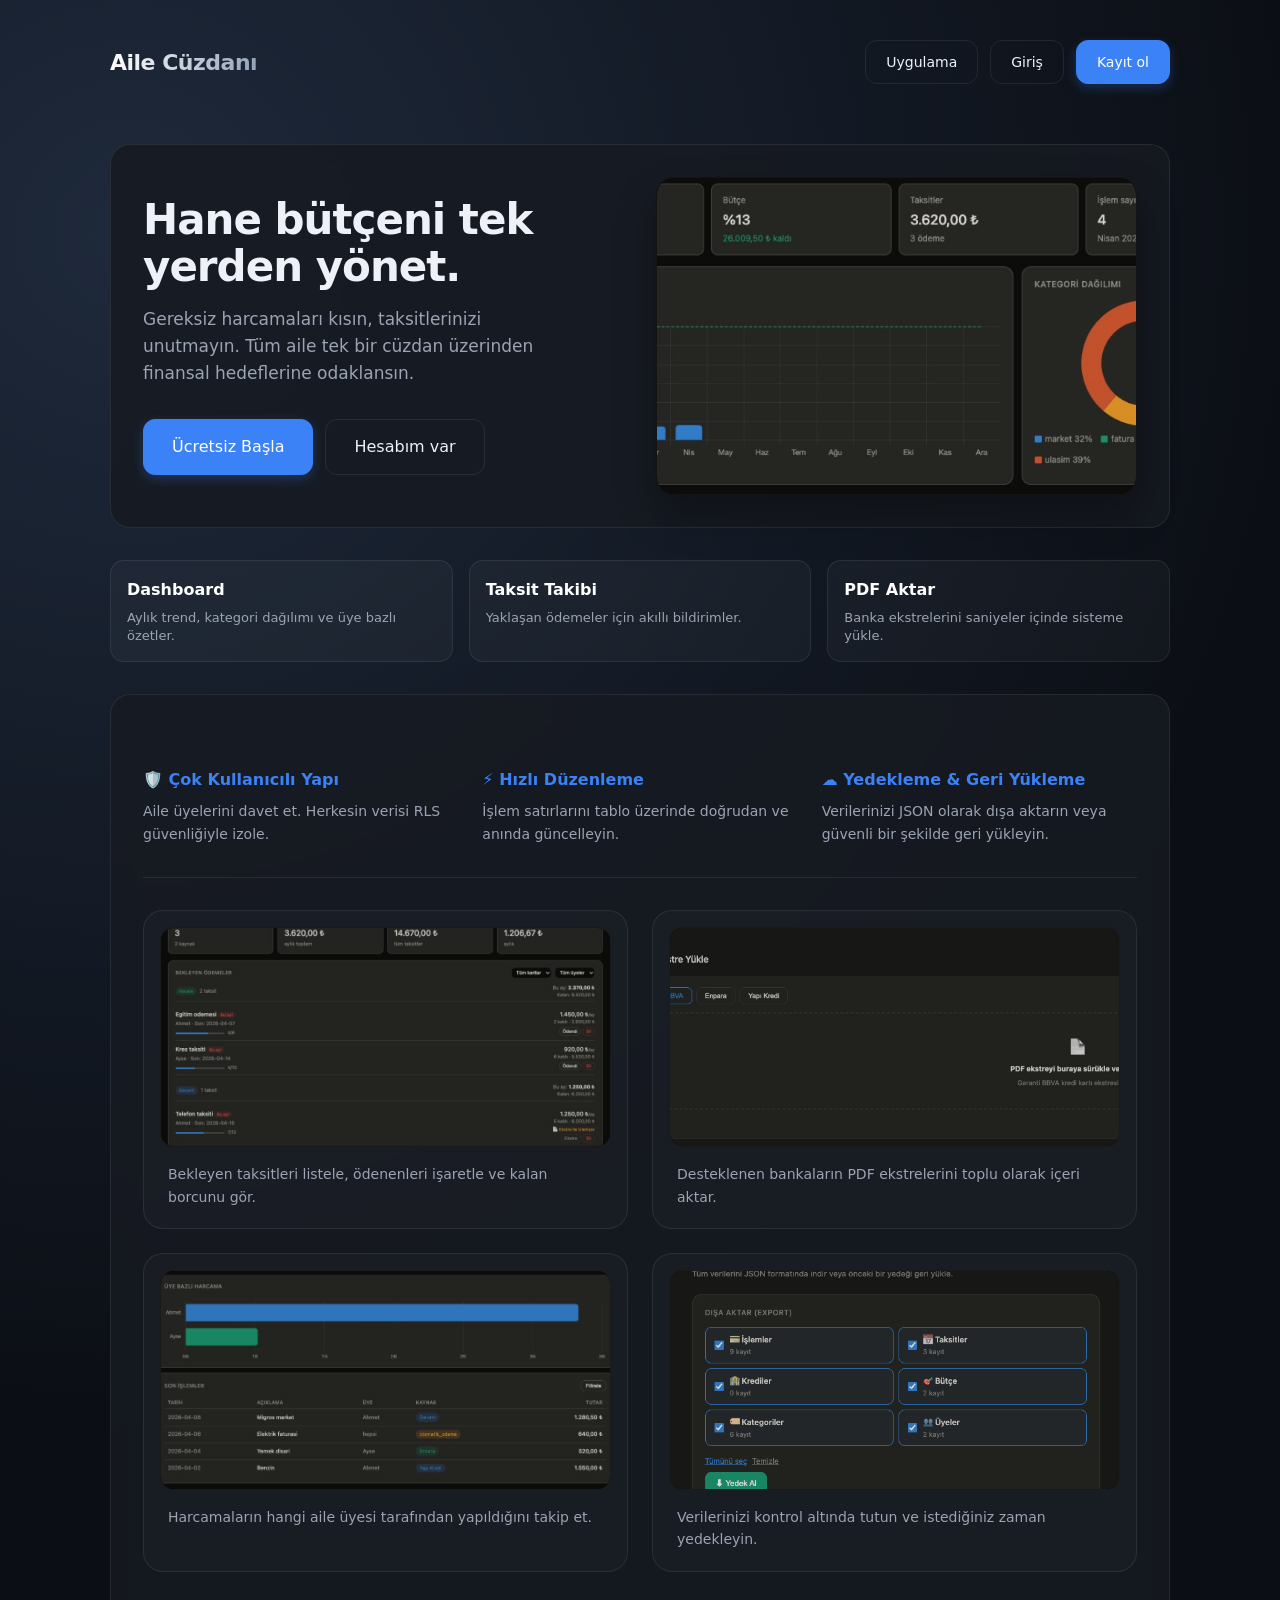
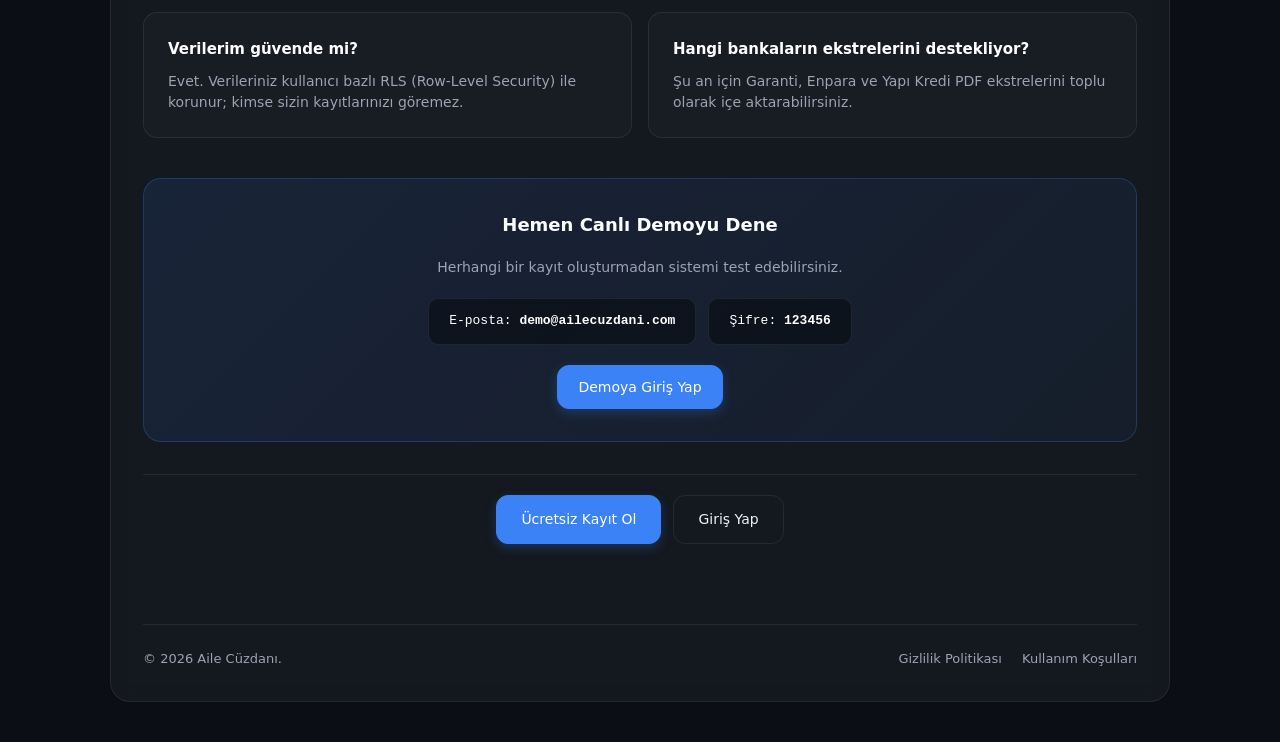
<file: landing.html>
<!DOCTYPE html>
<html lang="tr">
<head>
<meta charset="UTF-8">
<meta name="viewport" content="width=device-width, initial-scale=1.0">
<title>Aile Cüzdanı - Akıllı bütçe ve taksit takibi</title>
<style>
:root {
  --bg: #0b0e14;
  --card: rgba(23, 26, 33, 0.85); /* Hafif şeffaf cam efekti */
  --text: #eef1f7;
  --muted: #9ca3b3;
  --blue: #3b82f6;
  --blue-hover: #2563eb;
  --green: #10b981;
  --border: rgba(255, 255, 255, 0.08);
  --r: 12px;
  --rl: 20px;
}

* { box-sizing: border-box; margin: 0; padding: 0; }

body {
  font-family: 'Inter', -apple-system, system-ui, sans-serif;
  background: radial-gradient(circle at 10% 10%, #1e293b 0%, #0b0e14 50%);
  color: var(--text);
  line-height: 1.6;
  min-height: 100vh;
}

.wrap { max-width: 1100px; margin: 0 auto; padding: 40px 20px; }

/* Header */
.top { display: flex; justify-content: space-between; align-items: center; margin-bottom: 60px; }
.brand { font-size: 22px; font-weight: 800; letter-spacing: -0.5px; background: linear-gradient(to right, #fff, #94a3b8); -webkit-background-clip: text; -webkit-text-fill-color: transparent; }

/* Buttons */
.actions { display: flex; gap: 12px; align-items: center; }
.btn { 
  display: inline-flex; align-items: center; justify-content: center; 
  padding: 10px 20px; border-radius: var(--r); border: 1px solid var(--border); 
  text-decoration: none; color: var(--text); font-size: 14px; font-weight: 500;
  transition: all 0.2s ease; cursor: pointer;
}
.btn:hover { background: rgba(255, 255, 255, 0.05); transform: translateY(-1px); }
.btn.pri { background: var(--blue); border-color: var(--blue); color: #fff; box-shadow: 0 4px 12px rgba(59, 130, 246, 0.25); }
.btn.pri:hover { background: var(--blue-hover); box-shadow: 0 6px 16px rgba(59, 130, 246, 0.35); }

/* Hero Section */
.hero { display: grid; grid-template-columns: 1fr 1fr; gap: 32px; margin-bottom: 32px; align-items: center; }
.hero-text { padding: 20px 0; }
.hero-card { 
  background: var(--card); border: 1px solid var(--border); border-radius: var(--rl); 
  padding: 32px; backdrop-filter: blur(10px); 
}
h1 { font-size: 42px; font-weight: 800; line-height: 1.1; margin-bottom: 16px; letter-spacing: -1px; }
.sub { font-size: 17px; color: var(--muted); margin-bottom: 24px; max-width: 90%; }

/* KPI Grid */
.kpis { display: grid; grid-template-columns: repeat(3, 1fr); gap: 16px; margin-top: 24px; }
.k { background: rgba(255, 255, 255, 0.03); border: 1px solid var(--border); border-radius: 14px; padding: 16px; transition: 0.3s; }
.k:hover { border-color: rgba(59, 130, 246, 0.4); background: rgba(59, 130, 246, 0.03); }
.k b { display: block; font-size: 16px; margin-bottom: 6px; color: #fff; font-weight: 600; }
.k span { font-size: 13px; color: var(--muted); display: block; line-height: 1.4; }

/* Images & Shots */
.main-shot-box { 
  height: 100%; border: 1px solid var(--border); border-radius: 18px; 
  overflow: hidden; background: #000; display: flex; box-shadow: 0 20px 40px rgba(0,0,0,0.3);
}
.main-shot-box img { width: 100%; height: 100%; object-fit: cover; opacity: 0.9; }

.shots { display: grid; grid-template-columns: repeat(2, 1fr); gap: 24px; margin-top: 32px; }
.shot-card { 
  background: rgba(255, 255, 255, 0.02); border: 1px solid var(--border); border-radius: 20px; 
  padding: 16px; transition: transform 0.3s ease, box-shadow 0.3s ease;
}
.shot-card:hover { transform: translateY(-4px); box-shadow: 0 16px 32px rgba(0, 0, 0, 0.3); }
.shot-img-wrap { 
  height: 220px; border: 1px solid rgba(255, 255, 255, 0.1); border-radius: 14px; 
  overflow: hidden; background: #000; display: flex;
}
.shot-img-wrap img { width: 100%; height: 100%; object-fit: cover; transition: 0.5s ease; opacity: 0.85; }
.shot-card:hover .shot-img-wrap img { transform: scale(1.03); opacity: 1; }
.shot-cap { font-size: 14px; color: var(--muted); margin: 16px 8px 4px; font-weight: 500; }

/* Features & FAQ */
.features-grid { display: grid; grid-template-columns: repeat(3, 1fr); gap: 24px; margin-top: 40px; padding-bottom: 32px; border-bottom: 1px solid var(--border); }
.f h3 { font-size: 16px; margin-bottom: 8px; color: var(--blue); font-weight: 600; }
.f p { font-size: 14px; color: var(--muted); }

.faq { display: grid; grid-template-columns: 1fr 1fr; gap: 16px; margin-top: 40px; }
.qa { background: rgba(255, 255, 255, 0.02); border: 1px solid var(--border); border-radius: 14px; padding: 24px; }
.qa b { font-size: 15px; display: block; margin-bottom: 10px; color: #fff; font-weight: 600; }
.qa p { font-size: 14px; color: var(--muted); line-height: 1.5; }

/* Demo Box */
.demo-box { 
  margin-top: 40px; background: linear-gradient(135deg, rgba(59, 130, 246, 0.12), rgba(59, 130, 246, 0.06)); 
  border: 1px solid rgba(59, 130, 246, 0.25); border-radius: 18px; padding: 32px; text-align: center; 
}
.demo-box h4 { font-size: 18px; margin-bottom: 16px; color: #fff; font-weight: 700; }
.demo-cred { display: flex; gap: 12px; justify-content: center; margin-bottom: 20px; flex-wrap: wrap; }
.demo-pill { background: rgba(0, 0, 0, 0.4); border: 1px solid var(--border); border-radius: 10px; padding: 12px 20px; font-size: 13px; font-family: monospace; color: #fff; }

.foot { margin-top: 60px; padding-top: 24px; border-top: 1px solid var(--border); display: flex; justify-content: space-between; font-size: 13px; color: var(--muted); }
.foot a { color: var(--muted); text-decoration: none; margin-left: 16px; transition: color 0.2s; }
.foot a:hover { color: #fff; }

/* Footer CTAs */
.foot-ctas { margin-top: 32px; display: flex; gap: 12px; flex-wrap: wrap; justify-content: center; padding: 20px; border-top: 1px solid var(--border); }

@media(max-width:850px) {
  .hero, .shots, .faq { grid-template-columns: 1fr; gap: 24px; }
  .features-grid { grid-template-columns: 1fr 1fr; }
  h1 { font-size: 32px; }
  .hero-card { padding: 24px; }
}
@media(max-width:520px) {
  .features-grid { grid-template-columns: 1fr; }
  .top { flex-direction: column; gap: 16px; align-items: flex-start; margin-bottom: 40px; }
  .actions { width: 100%; justify-content: space-between; }
  .shot-img-wrap { height: 200px; }
}
</style>
</head>
<body>

<div class="wrap">
  <header class="top">
    <div class="brand">Aile Cüzdanı</div>
    <div class="actions">
      <a class="btn" href="index.html" title="Oturum açıksa doğrudan uygulama">Uygulama</a>
      <a class="btn" href="index.html?app=1&auth=login">Giriş</a>
      <a class="btn pri" href="index.html?app=1&auth=signup">Kayıt ol</a>
    </div>
  </header>

  <main>
    <section class="hero hero-card">
      <div class="hero-text">
        <h1>Hane bütçeni tek yerden yönet.</h1>
        <p class="sub">Gereksiz harcamaları kısın, taksitlerinizi unutmayın. Tüm aile tek bir cüzdan üzerinden finansal hedeflerine odaklansın.</p>
        
        <div class="actions" style="margin-top: 32px;">
          <a class="btn pri" style="padding: 14px 28px; font-size: 16px;" href="index.html?app=1&auth=signup">Ücretsiz Başla</a>
          <a class="btn" style="padding: 14px 28px; font-size: 16px;" href="index.html?app=1&auth=login">Hesabım var</a>
        </div>
      </div>
      <div class="main-shot-box">
        <img src="assets/landing/shot-dashboard.png" alt="Aile Cüzdanı Dashboard Anasayfa">
      </div>
    </section>

    <div class="kpis">
      <div class="k"><b>Dashboard</b><span>Aylık trend, kategori dağılımı ve üye bazlı özetler.</span></div>
      <div class="k"><b>Taksit Takibi</b><span>Yaklaşan ödemeler için akıllı bildirimler.</span></div>
      <div class="k"><b>PDF Aktar</b><span>Banka ekstrelerini saniyeler içinde sisteme yükle.</span></div>
    </div>

    <section class="hero-card" style="margin-top: 32px;">
      <div class="features-grid">
        <div class="f"><h3>🛡️ Çok Kullanıcılı Yapı</h3><p>Aile üyelerini davet et. Herkesin verisi RLS güvenliğiyle izole.</p></div>
        <div class="f"><h3>⚡ Hızlı Düzenleme</h3><p>İşlem satırlarını tablo üzerinde doğrudan ve anında güncelleyin.</p></div>
        <div class="f"><h3>☁️ Yedekleme & Geri Yükleme</h3><p>Verilerinizi JSON olarak dışa aktarın veya güvenli bir şekilde geri yükleyin.</p></div>
      </div>

      <div class="shots">
        <div class="shot-card">
          <div class="shot-img-wrap"><img src="assets/landing/shot-taksitler.png" alt="Taksit Ödemeleri Ekranı"></div>
          <p class="shot-cap">Bekleyen taksitleri listele, ödenenleri işaretle ve kalan borcunu gör.</p>
        </div>
        <div class="shot-card">
          <div class="shot-img-wrap"><img src="assets/landing/shot-ekstre-yukle.png" alt="Banka Ekstre Yükleme"></div>
          <p class="shot-cap">Desteklenen bankaların PDF ekstrelerini toplu olarak içeri aktar.</p>
        </div>
        <div class="shot-card">
            <div class="shot-img-wrap"><img src="assets/landing/shot-dashboard-list.png" alt="Üye Bazlı Harcama"></div>
            <p class="shot-cap">Harcamaların hangi aile üyesi tarafından yapıldığını takip et.</p>
        </div>
        <div class="shot-card">
            <div class="shot-img-wrap"><img src="assets/landing/shot-yedekleme.png" alt="Veri Yedekleme"></div>
            <p class="shot-cap">Verilerinizi kontrol altında tutun ve istediğiniz zaman yedekleyin.</p>
        </div>
      </div>

      <div class="faq">
        <div class="qa">
          <b>Verilerim güvende mi?</b>
          <p>Evet. Verileriniz kullanıcı bazlı RLS (Row-Level Security) ile korunur; kimse sizin kayıtlarınızı göremez.</p>
        </div>
        <div class="qa">
          <b>Hangi bankaların ekstrelerini destekliyor?</b>
          <p>Şu an için Garanti, Enpara ve Yapı Kredi PDF ekstrelerini toplu olarak içe aktarabilirsiniz.</p>
        </div>
      </div>

      <div class="demo-box">
        <h4>Hemen Canlı Demoyu Dene</h4>
        <p style="color:var(--muted); margin-bottom: 20px; font-size: 14px;">Herhangi bir kayıt oluşturmadan sistemi test edebilirsiniz.</p>
        <div class="demo-cred">
          <span class="demo-pill">E-posta: <strong>demo@ailecuzdani.com</strong></span>
          <span class="demo-pill">Şifre: <strong>123456</strong></span>
        </div>
        <a class="btn pri" href="index.html?app=1&auth=login">Demoya Giriş Yap</a>
      </div>

      <div class="foot-ctas">
        <a class="btn pri" style="padding: 12px 24px;" href="index.html?app=1&auth=signup">Ücretsiz Kayıt Ol</a>
        <a class="btn" style="padding: 12px 24px;" href="index.html?app=1&auth=login">Giriş Yap</a>
      </div>

      <footer class="foot">
        <div>© 2026 Aile Cüzdanı.</div>
        <div>
          <a href="privacy.html">Gizlilik Politikası</a>
          <a href="terms.html">Kullanım Koşulları</a>
        </div>
      </footer>
    </section>
  </main>
</div>

</body>
</html>
</file>
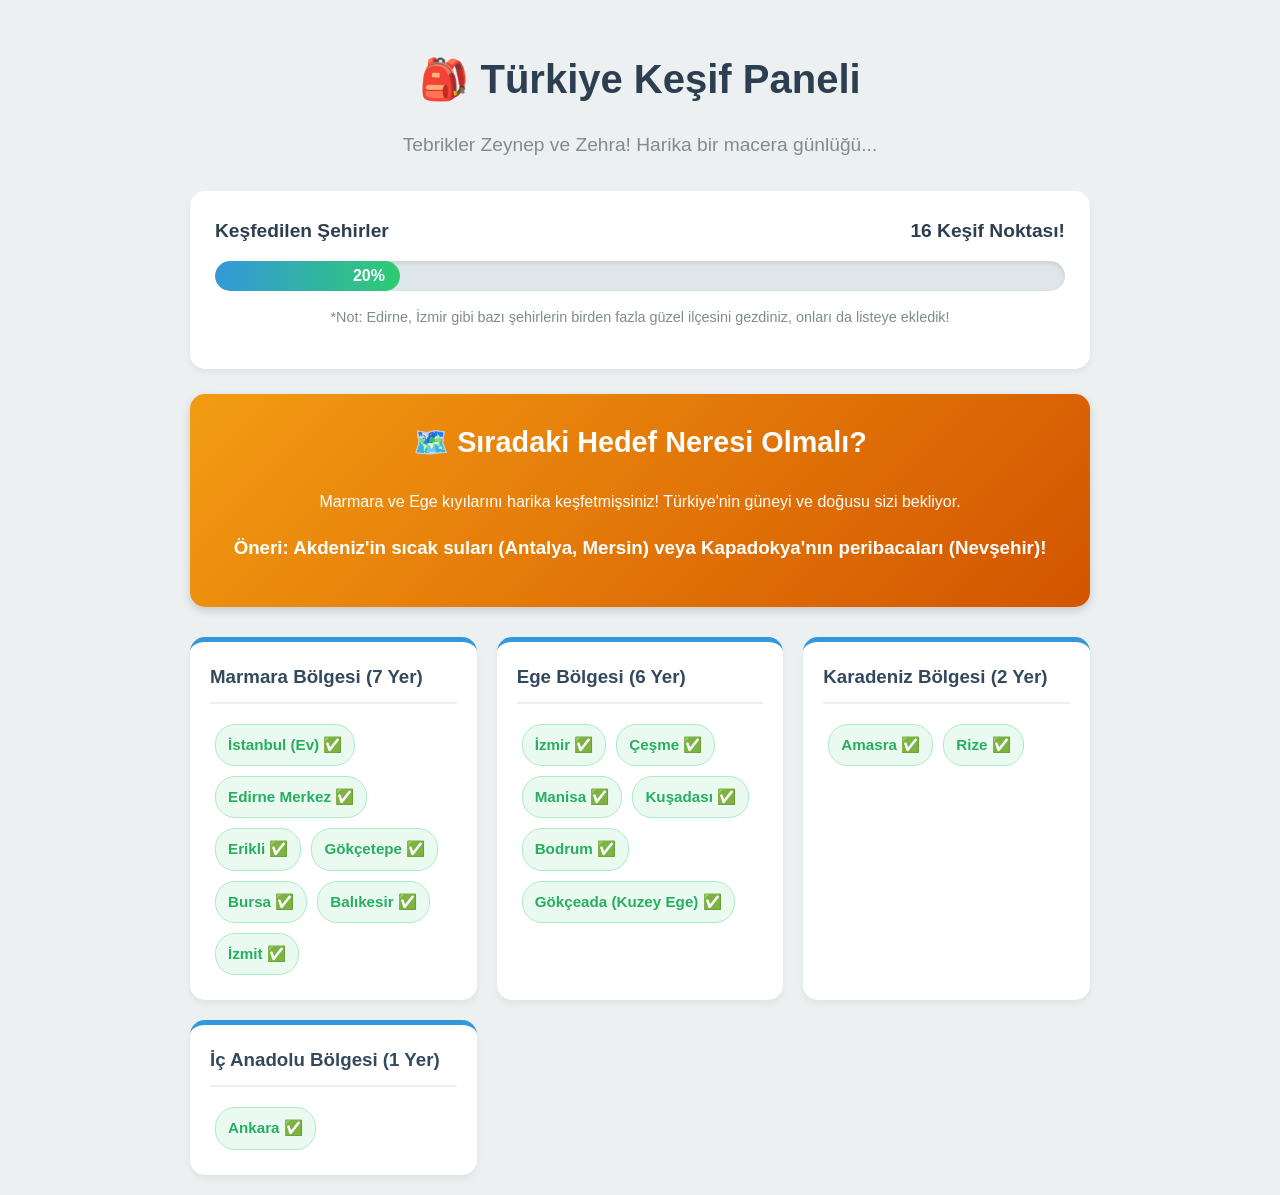
<file: panel.html>
<!DOCTYPE html>
<html lang="tr">
<head>
    <meta charset="UTF-8">
    <meta name="viewport" content="width=device-width, initial-scale=1.0">
    <title>Zeynep ve Zehra'nın Keşif Paneli</title>
    <style>
        :root {
            --primary-color: #2c3e50;
            --secondary-color: #34495e;
            --accent-color: #e74c3c;
            --success-color: #2ecc71;
            --bg-color: #ecf0f1;
            --card-bg: #ffffff;
        }

        body {
            font-family: 'Segoe UI', Tahoma, Geneva, Verdana, sans-serif;
            background-color: var(--bg-color);
            color: var(--primary-color);
            margin: 0;
            padding: 20px;
            line-height: 1.6;
        }

        .dashboard-container {
            max-width: 900px;
            margin: 0 auto;
        }

        .header {
            text-align: center;
            margin-bottom: 30px;
        }

        .header h1 {
            color: var(--primary-color);
            font-size: 2.5em;
            margin-bottom: 5px;
        }

        .header p {
            color: #7f8c8d;
            font-size: 1.2em;
        }

        /* İlerleme Çubuğu (Progress Bar) */
        .progress-section {
            background-color: var(--card-bg);
            padding: 25px;
            border-radius: 15px;
            box-shadow: 0 4px 6px rgba(0,0,0,0.05);
            margin-bottom: 25px;
        }

        .progress-header {
            display: flex;
            justify-content: space-between;
            align-items: center;
            margin-bottom: 15px;
            font-weight: bold;
            font-size: 1.2em;
        }

        .progress-bar-container {
            width: 100%;
            background-color: #dfe6e9;
            border-radius: 20px;
            height: 30px;
            overflow: hidden;
            box-shadow: inset 0 2px 4px rgba(0,0,0,0.1);
        }

        .progress-bar {
            height: 100%;
            background: linear-gradient(90deg, #3498db, #2ecc71);
            color: white;
            text-align: right;
            padding-right: 15px;
            line-height: 30px;
            font-weight: bold;
            border-radius: 20px;
            transition: width 1s ease-in-out;
            width: 0%; /* JS ile doldurulacak */
        }

        /* Sıradaki Hedef Kartı */
        .target-card {
            background: linear-gradient(135deg, #f39c12, #d35400);
            color: white;
            padding: 25px;
            border-radius: 15px;
            text-align: center;
            box-shadow: 0 4px 10px rgba(0,0,0,0.15);
            margin-bottom: 30px;
        }

        .target-card h2 {
            margin-top: 0;
            font-size: 1.8em;
        }

        /* Bölgeler Izgarası */
        .regions-grid {
            display: grid;
            grid-template-columns: repeat(auto-fit, minmax(280px, 1fr));
            gap: 20px;
        }

        .region-card {
            background-color: var(--card-bg);
            padding: 20px;
            border-radius: 15px;
            box-shadow: 0 4px 6px rgba(0,0,0,0.05);
            border-top: 5px solid #3498db;
        }

        .region-card h3 {
            margin-top: 0;
            color: var(--secondary-color);
            border-bottom: 2px solid #ecf0f1;
            padding-bottom: 10px;
            margin-bottom: 15px;
        }

        .badge {
            display: inline-block;
            background-color: #e8f4f8;
            color: #2980b9;
            padding: 8px 12px;
            border-radius: 20px;
            margin: 5px;
            font-size: 0.95em;
            font-weight: 600;
            border: 1px solid #bce0fd;
        }
        
        .badge.visited {
            background-color: #eafaf1;
            color: #27ae60;
            border-color: #abebc6;
        }

        .badge.visited::after {
            content: " ✅";
        }
    </style>
</head>
<body>

    <div class="dashboard-container">
        
        <div class="header">
            <h1>🎒 Türkiye Keşif Paneli</h1>
            <p>Tebrikler Zeynep ve Zehra! Harika bir macera günlüğü...</p>
        </div>

        <div class="progress-section">
            <div class="progress-header">
                <span>Keşfedilen Şehirler</span>
                <span id="progress-text">0 / 81 Şehir</span>
            </div>
            <div class="progress-bar-container">
                <div class="progress-bar" id="progress-bar">0%</div>
            </div>
            <p style="text-align: center; margin-top: 15px; font-size: 0.9em; color: #7f8c8d;">
                *Not: Edirne, İzmir gibi bazı şehirlerin birden fazla güzel ilçesini gezdiniz, onları da listeye ekledik!
            </p>
        </div>

        <div class="target-card">
            <h2>🗺️ Sıradaki Hedef Neresi Olmalı?</h2>
            <p>Marmara ve Ege kıyılarını harika keşfetmişsiniz! Türkiye'nin güneyi ve doğusu sizi bekliyor.</p>
            <h3>Öneri: Akdeniz'in sıcak suları (Antalya, Mersin) veya Kapadokya'nın peribacaları (Nevşehir)!</h3>
        </div>

        <div class="regions-grid" id="regions-container">
            </div>

    </div>

    <script>
        // Gezilen Yerler Verisi (Bölgelere Göre Ayrılmış)
        const visitedData = {
            "Marmara Bölgesi": ["İstanbul (Ev)", "Edirne Merkez", "Erikli", "Gökçetepe", "Bursa", "Balıkesir", "İzmit"],
            "Ege Bölgesi": ["İzmir", "Çeşme", "Manisa", "Kuşadası", "Bodrum", "Gökçeada (Kuzey Ege)"],
            "Karadeniz Bölgesi": ["Amasra", "Rize"],
            "İç Anadolu Bölgesi": ["Ankara"]
        };

        const totalCitiesInTurkey = 81;
        // Listemizde bazıları ilçe olsa da çocukların motivasyonu için ayrı "keşif noktası" sayıyoruz.
        let totalVisitedPoints = 0;

        const regionsContainer = document.getElementById('regions-container');

        // Bölgeleri ve şehirleri ekrana yazdırma
        for (const [region, places] of Object.entries(visitedData)) {
            totalVisitedPoints += places.length;

            const card = document.createElement('div');
            card.className = 'region-card';
            
            const title = document.createElement('h3');
            title.innerText = region + ` (${places.length} Yer)`;
            card.appendChild(title);

            places.forEach(place => {
                const badge = document.createElement('span');
                badge.className = 'badge visited';
                badge.innerText = place;
                card.appendChild(badge);
            });

            regionsContainer.appendChild(card);
        }

        // İlerleme Çubuğunu Hesaplama (Keşif Noktası / 81 İl baz alınarak bir yüzdelik)
        // Matematiksel olarak ilçe de içerdiği için yaklaşık bir "Keşif Puanı" gibi düşünebiliriz.
        setTimeout(() => {
            const percentage = Math.min(Math.round((totalVisitedPoints / totalCitiesInTurkey) * 100), 100);
            const progressBar = document.getElementById('progress-bar');
            
            document.getElementById('progress-text').innerText = `${totalVisitedPoints} Keşif Noktası!`;
            progressBar.style.width = percentage + '%';
            progressBar.innerText = percentage + '%';
        }, 300); // Küçük bir gecikme ile animasyonlu dolma efekti

    </script>
</body>
</html>
</file>
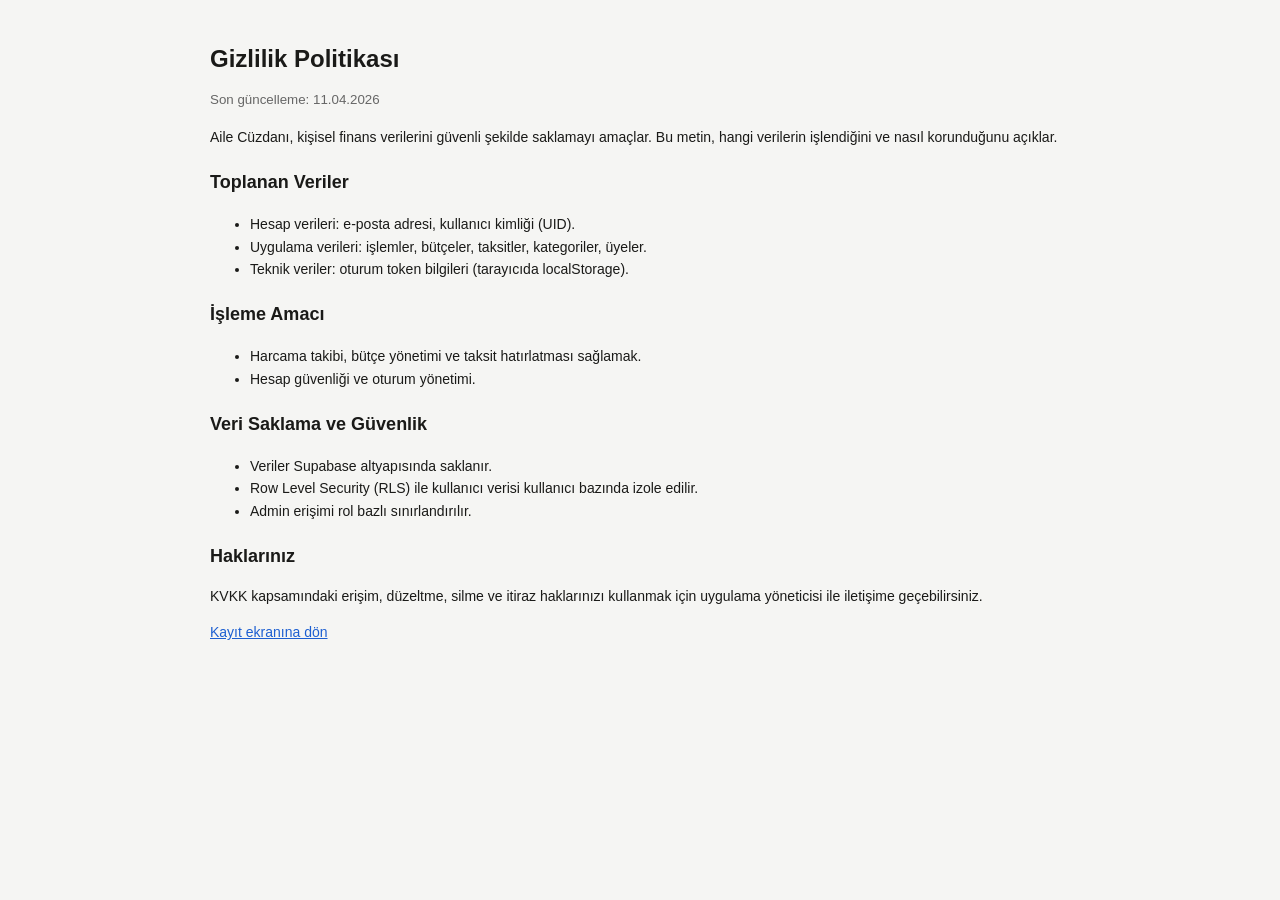
<file: privacy.html>
<!DOCTYPE html>
<html lang="tr">
<head>
<meta charset="UTF-8">
<meta name="viewport" content="width=device-width, initial-scale=1.0">
<title>Gizlilik Politikası - Aile Cüzdanı</title>
<style>
body{font-family:-apple-system,BlinkMacSystemFont,'Segoe UI',sans-serif;max-width:860px;margin:0 auto;padding:24px 16px;line-height:1.6;color:#1a1a18;background:#f5f5f3}
h1{font-size:24px;margin-bottom:8px}h2{font-size:18px;margin:20px 0 8px}p,li{font-size:14px}small{color:#666}
a{color:#1d5fd1}
</style>
</head>
<body>
<h1>Gizlilik Politikası</h1>
<small>Son güncelleme: 11.04.2026</small>

<p>Aile Cüzdanı, kişisel finans verilerini güvenli şekilde saklamayı amaçlar. Bu metin, hangi verilerin işlendiğini ve nasıl korunduğunu açıklar.</p>

<h2>Toplanan Veriler</h2>
<ul>
  <li>Hesap verileri: e-posta adresi, kullanıcı kimliği (UID).</li>
  <li>Uygulama verileri: işlemler, bütçeler, taksitler, kategoriler, üyeler.</li>
  <li>Teknik veriler: oturum token bilgileri (tarayıcıda localStorage).</li>
</ul>

<h2>İşleme Amacı</h2>
<ul>
  <li>Harcama takibi, bütçe yönetimi ve taksit hatırlatması sağlamak.</li>
  <li>Hesap güvenliği ve oturum yönetimi.</li>
</ul>

<h2>Veri Saklama ve Güvenlik</h2>
<ul>
  <li>Veriler Supabase altyapısında saklanır.</li>
  <li>Row Level Security (RLS) ile kullanıcı verisi kullanıcı bazında izole edilir.</li>
  <li>Admin erişimi rol bazlı sınırlandırılır.</li>
</ul>

<h2>Haklarınız</h2>
<p>KVKK kapsamındaki erişim, düzeltme, silme ve itiraz haklarınızı kullanmak için uygulama yöneticisi ile iletişime geçebilirsiniz.</p>

<p><a href="index.html?app=1&auth=signup">Kayıt ekranına dön</a></p>
</body>
</html>
</file>
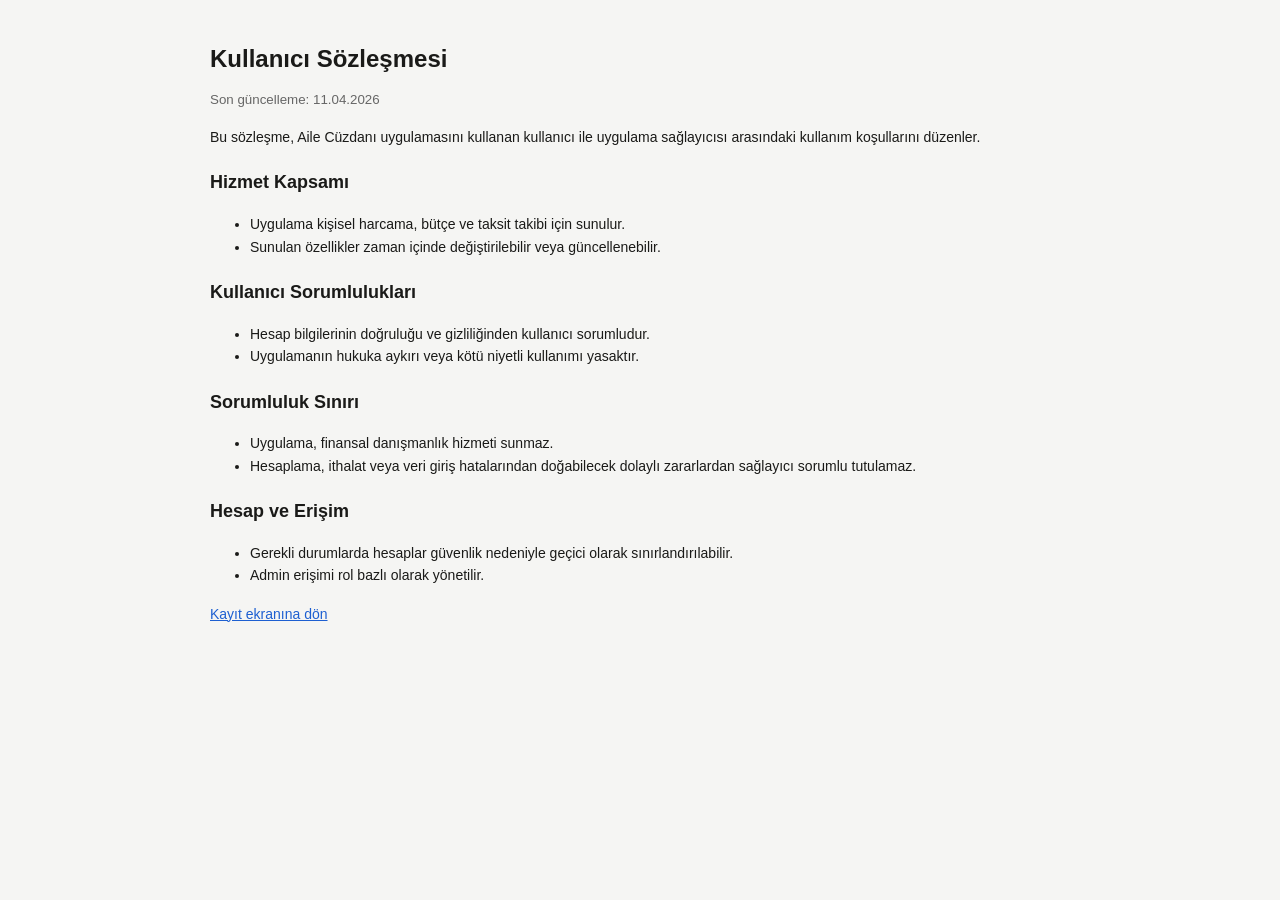
<file: terms.html>
<!DOCTYPE html>
<html lang="tr">
<head>
<meta charset="UTF-8">
<meta name="viewport" content="width=device-width, initial-scale=1.0">
<title>Kullanıcı Sözleşmesi - Aile Cüzdanı</title>
<style>
body{font-family:-apple-system,BlinkMacSystemFont,'Segoe UI',sans-serif;max-width:860px;margin:0 auto;padding:24px 16px;line-height:1.6;color:#1a1a18;background:#f5f5f3}
h1{font-size:24px;margin-bottom:8px}h2{font-size:18px;margin:20px 0 8px}p,li{font-size:14px}small{color:#666}
a{color:#1d5fd1}
</style>
</head>
<body>
<h1>Kullanıcı Sözleşmesi</h1>
<small>Son güncelleme: 11.04.2026</small>

<p>Bu sözleşme, Aile Cüzdanı uygulamasını kullanan kullanıcı ile uygulama sağlayıcısı arasındaki kullanım koşullarını düzenler.</p>

<h2>Hizmet Kapsamı</h2>
<ul>
  <li>Uygulama kişisel harcama, bütçe ve taksit takibi için sunulur.</li>
  <li>Sunulan özellikler zaman içinde değiştirilebilir veya güncellenebilir.</li>
</ul>

<h2>Kullanıcı Sorumlulukları</h2>
<ul>
  <li>Hesap bilgilerinin doğruluğu ve gizliliğinden kullanıcı sorumludur.</li>
  <li>Uygulamanın hukuka aykırı veya kötü niyetli kullanımı yasaktır.</li>
</ul>

<h2>Sorumluluk Sınırı</h2>
<ul>
  <li>Uygulama, finansal danışmanlık hizmeti sunmaz.</li>
  <li>Hesaplama, ithalat veya veri giriş hatalarından doğabilecek dolaylı zararlardan sağlayıcı sorumlu tutulamaz.</li>
</ul>

<h2>Hesap ve Erişim</h2>
<ul>
  <li>Gerekli durumlarda hesaplar güvenlik nedeniyle geçici olarak sınırlandırılabilir.</li>
  <li>Admin erişimi rol bazlı olarak yönetilir.</li>
</ul>

<p><a href="index.html?app=1&auth=signup">Kayıt ekranına dön</a></p>
</body>
</html>
</file>
